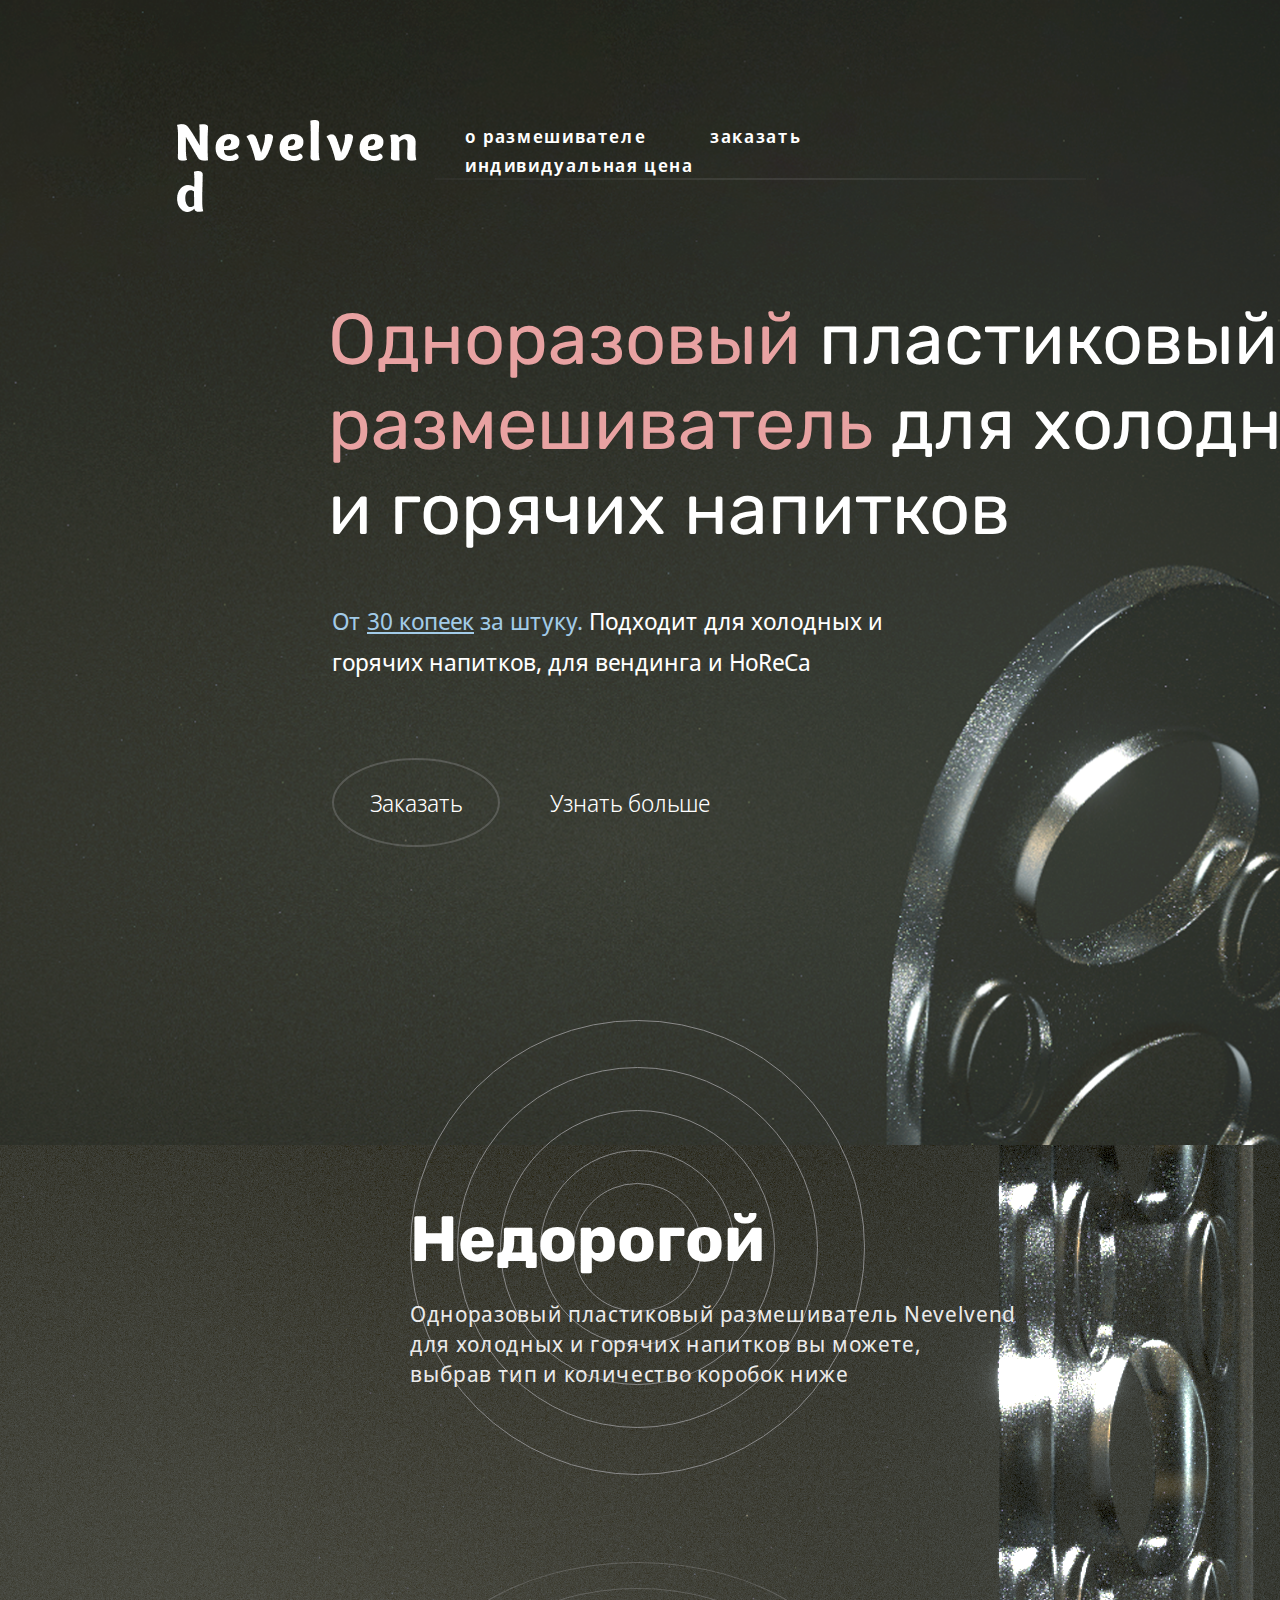
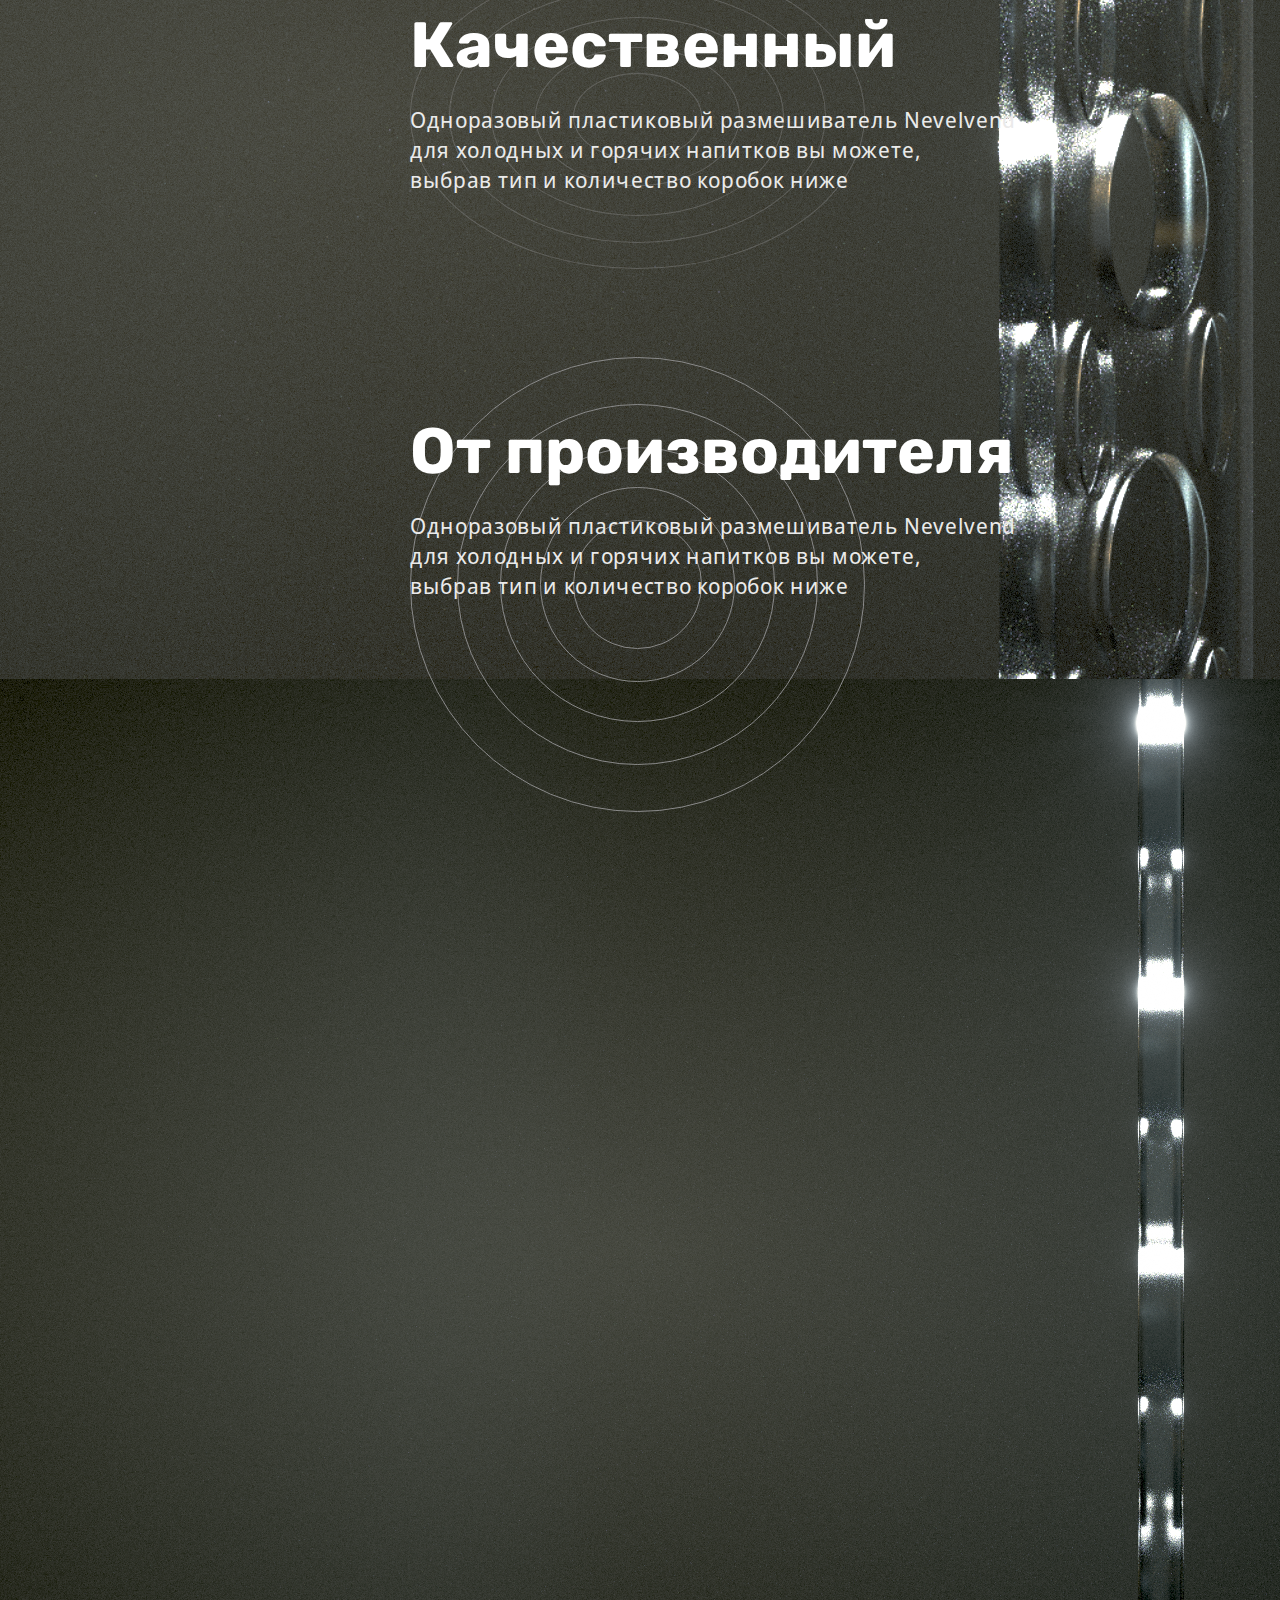
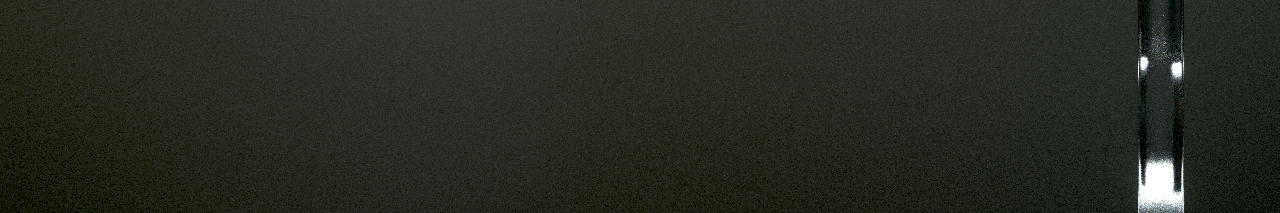
<file: index.html>
<DOCTYPE html>
<html lang='ru'>
<head>
    <meta charset='UTF-8'>
    <link rel="stylesheet" href="style.css">
    <link href="https://fonts.googleapis.com/css2?family=Noto+Sans+Display:wght@400;600&family=Noto+Sans:wght@400;700&family=Rubik:wght@300;400&display=swap" rel="stylesheet">
    <link href="https://fonts.googleapis.com/css2?family=Rubik:wght@400;700&display=swap" rel="stylesheet">
    <title>Nevelvend</title>
</head>   
<body>
    <header class="header">
        <div class="header_inner">
            <div class="header_logo">
                <img class="logo" src="img/Logo/Vector (1).png">
                <img class="logo" src="img/Logo/Vector (2).png">
                <img class="logo" src="img/Logo/Vector (3).png">
                <img class="logo" src="img/Logo/Vector (2).png">
                <img class="logo" src="img/Logo/Vector (4).png">
                <img class="logo" src="img/Logo/Vector (3).png">
                <img class="logo" src="img/Logo/Vector (2).png">
                <img class="logo" src="img/Logo/Vector (5).png">
                <img class="logo" src="img/Logo/Vector (6).png">
            </div>
            <nav class="nav">
                <a class="nav_link" href="#about">о размешивателе</a>
                <a class="nav_link" href="#">заказать</a>
                <a class="nav_link" href="#">индивидуальная цена</a>
            </nav>
        </div>
    </header>
    <div class="intro">
        
        <h1 class="main-h"><span class="pink">Одноразовый</span> пластиковый <span class="pink">размешиватель</span> для холодных и горячих напитков</h1>
        <div class="sale"><span class="blue">От <u>30 копеек</u> за штуку.</span> Подходит для холодных и горячих напитков, для вендинга и HoReCa</div>
        <div class="intro_button">
            <div>
                <div class="brd">
                    <a class="sale_button" href="#">Заказать</a>
                </div>
            </div>
            <div>
                <a class="info_button" href="#">Узнать больше</a>
            </div>
        </div>
    </div>
    <div class="about">
        <div class="ellipse_2"></div>
        <div class="ellipse_3"></div>
        <div class="ellipse_4"></div>
        <div class="ellipse_5"></div>
        <div class="ellipse_6"></div>
        <div class="ellipse_7"></div>
        <div class="ellipse_8"></div>
        <div class="ellipse_9"></div>
        <div class="ellipse_10"></div>
        <div class="ellipse_11"></div>
        <div class="ellipse_12"></div>
        <div class="ellipse_13"></div>
        <div class="ellipse_14"></div>
        <div class="ellipse_15"></div>
        <div class="ellipse_16"></div>
        <div class="about_inner" id="about">
            <div class="title inexpensive">Недорогой</div>
            <div class="p">Одноразовый пластиковый размешиватель Nevelvend<br> для холодных и горячих напитков вы можете,<br> выбрав тип и количество коробок ниже</div>
            <div class="title quality">Качественный</div>
            <div class="p">Одноразовый пластиковый размешиватель Nevelvend<br> для холодных и горячих напитков вы можете,<br> выбрав тип и количество коробок ниже</div>
            <div class="title manufacture">От производителя</div>
            <div class="p">Одноразовый пластиковый размешиватель Nevelvend<br> для холодных и горячих напитков вы можете,<br> выбрав тип и количество коробок ниже</div>
        </div>
    </div>
    <div class="buy">
        <!--<div>About</div>-->

    </div>
</body>
<footer>

</footer>
</html>
</file>
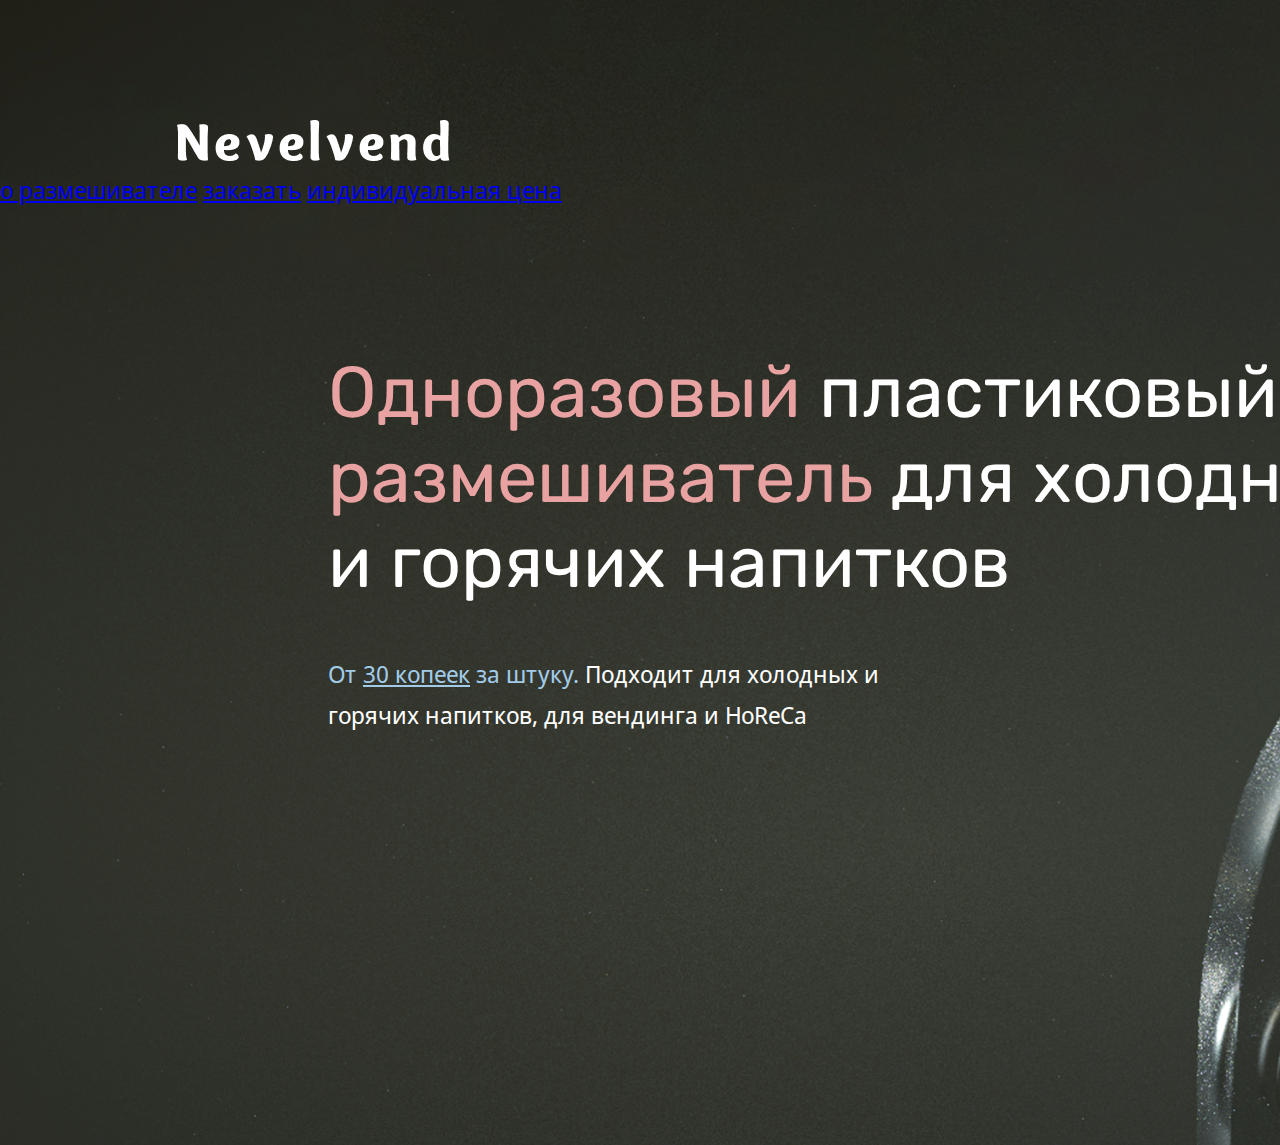
<file: Nelvend/index.html>
<DOCTYPE html>
<html lang='ru'>
<head>
    <meta charset='UTF-8'>
    <link rel="stylesheet" href="style.css">
    <link href="https://fonts.googleapis.com/css2?family=Noto+Sans+Display:wght@400;600&family=Noto+Sans:wght@400;700&family=Rubik:wght@300;400&display=swap" rel="stylesheet">
    <link href="https://fonts.googleapis.com/css2?family=Rubik&display=swap" rel="stylesheet">
    <title>Характеристики</title>
</head>   
<body>
    <div class="intro">
        <header>
            <div class="logo__container">
                <img class="logo" src="img/Logo/Vector (1).png">
                <img class="logo" src="img/Logo/Vector (2).png">
                <img class="logo" src="img/Logo/Vector (3).png">
                <img class="logo" src="img/Logo/Vector (2).png">
                <img class="logo" src="img/Logo/Vector (4).png">
                <img class="logo" src="img/Logo/Vector (3).png">
                <img class="logo" src="img/Logo/Vector (2).png">
                <img class="logo" src="img/Logo/Vector (5).png">
                <img class="logo" src="img/Logo/Vector (6).png">
            </div>
            <nav>
                <a href="#">о размешивателе</a>
                <a href="#">заказать</a>
                <a href="#">индивидуальная цена</a>
            </nav>
        </header>
        <h1 class="main-h"><span class="pink">Одноразовый</span> пластиковый <span class="pink">размешиватель</span> для холодных и горячих напитков</h1>
        <p class="sale"><span class="blue">От <u>30 копеек</u> за штуку.</span> Подходит для холодных и горячих напитков, для вендинга и HoReCa</p>
    </div>
</body>
<footer>

</footer>
</html>
</file>
<file: style.css>
body {
    margin: 0;
    font-family: 'Noto Sans Display', sans-serif;
    font-size: 24px;
    line-height: 1.6;
    color: #FFFFFF;   
  }
/*/
  *,
  *:before,
  *:after {
    box-sizing: border-box;
  }
/*/

/* Header */

.header {
  width: 100%;
  position: absolute; /* все другие элементы не видят этот элемент */
  top: 0;
  right: 0;
  left: 0;
  z-index: 1000; /* перемещение по оси Z */
}

.header_inner {
  display: flex; /* все элемнты по горизонтали */
 justify-content: space-between; /*Флексы равномерно распределяются по всей строке. Первый и последний элемент прижимаются к соответствующим краям контейнера. */
 padding-left: 177px;
 padding-right: 194px;
}
.header_logo {
  color: #FFF;
  padding-top: 120px; 
  }

.nav {
  padding-top: 124px;
  font-size: 18px;
  position: relative;
}
.nav:after { /* что станет с ссылкой после нажания */
  content: "";
  display: block;
  width: 100%;
  height: 2px;
  opacity: 40%;
  background: radial-gradient(rgba(138, 138, 138, 1), rgba(138, 138, 138, 0.3),rgba(48, 48, 48, 1));
  position: absolute;
  /*top: 0;
  left: 0;
  z-index: 1;*/
 }

.nav_link {
 display: inline-block;
 vertical-align: top;
 margin: 0 30px;
 color: #FFFFFF;
 font-weight: 600;
 letter-spacing: 0.09em;
 line-height: 25px;
 text-decoration: none; /* без подчеркивания */
 transition: color 0.1s linear; /* плавность изменения цвета при нажатии */
 position: relative;
}

.nav_link:hover { /* что станет с ссылкой после наведения */
  color: rgb(232, 204, 162);
}

.nav_link:after { /* что станет с ссылкой после нажания */
  content: "";
  display: block;
  width: 100%;
  height: 2px;
  display: none;
  background-color: #B6B6B6;
  opacity: 35%;
  position: absolute;
  top: 29;
  left: 0;
  z-index: 1;
}

.nav_link:hover:after {
  display: block;
}

/*/Intro /*/

.intro {
  width: 100%;
  height: 1145px; 
  background: url("img/Intro_background.png") center no-repeat;
  -webkit-background-size: cover; /* это хз что такое*/
  background-size: cover; /*заполнение фоном всего экрана*/
}


.main-h { 
    padding-top: 297px; 
    padding-left: 328px;
    width: 1077px;
    height: 255px;
    font-family: 'Rubik', sans-serif;
    font-size: 72px;
    line-height: 85px;
    text-align: Left;
    vertical-align: Top;
    font-weight: 400;
    
}

.pink {
color: rgb(232, 162, 162);
}
.sale {
margin-top: 48px;
padding-left: 332px;
width: 561;
height: 82;
line-height: 41px;
text-align: Left;
vertical-align: Top;
font-weight: 400;
}
.blue {
  color: rgb(162,203,232);
}

.intro_button {
 display: flex;
 padding-left: 332px;
 margin-top: 104px;

}

.sale_button {
  font-size: 24px;
  line-height: 33px;
  font-weight: 300;
  font-style: light;
  text-decoration: none;
  color: #FFFFFF;
  padding: 26 36;
  border: solid 2px rgba(138, 138, 138, 0.40);
  border-radius: 50%;
  margin-right: 50px;

}

.info_button {
  font-size: 24px;
  line-height: 33px;
  font-weight: 300;
  text-decoration: none;
  color: #FFFFFF;
}

/* Вторая страница */

.about {
  margin: 0px;
  /*position: absolute;
  top: 1143px;*/
  background: url("img/About.png") center no-repeat;
  width: 100%;
  height: 1134px;
  -webkit-background-size: cover; /* это хз что такое*/
  background-size: cover; /*заполнение фоном всего экрана*/
  /*background-color:rgb(187, 33, 33) ;*/
}

.about_inner {
  position: absolute;
  top: 1202px;
  left: 410px;
  z-index: 2;
}

.title {
  /*position: absolute;
  left: 410px;
  z-index: 1;*/
  font-family: rubik;
  font-weight: 700;
  font-size: 64px;
  line-height: 75.84px;
  margin-bottom: 20px;
}

.inexpensive {
  top: 1202px;
}

.p {
  width: 689px;
  font-size: 22px;
  letter-spacing: 0.03em;
  color: #EAEAEA;
  line-height: 30px;
  margin-bottom: 220px;
}

.quality {
  top: 1615px;
}
.manufacture {
  top: 2022px;
}

.ellipse_2 {
  position: absolute;
  top: 1020px;
  left: 410px;
  z-index: 1;
  width: 453px;
  height: 453px;
  border: solid 1px rgba(138, 138, 138, 1);
  border-radius: 50%;
}

.ellipse_3 {
  position: absolute;
  top: 1066.63px;
  left: 456.63px;
  z-index: 1;
  width: 359.74px;
  height: 359.74px;
  border: solid 1px rgba(138, 138, 138, 1);
  border-radius: 50%;
}

.ellipse_4 {
  position: absolute;
  top: 1109.93px;
  left: 499.93px;
  z-index: 1;
  width: 273.13px;
  height: 273.13px;
  border: solid 1px rgba(138, 138, 138, 1);
  border-radius: 50%;
}

.ellipse_5 {
  position: absolute;
  top: 1149.9px;
  left: 539.9px;
  z-index: 1;
  width: 193.19px;
  height: 193.19px;
  border: solid 1px rgba(138, 138, 138, 1);
  border-radius: 50%;
}

.ellipse_6 {
  position: absolute;
  top: 1183.21px;
  left: 573.21px;
  z-index: 1;
  width: 126.57;
  height: 126.57;
  border: solid 1px rgba(138, 138, 138, 1);
  border-radius: 50%;
}

.ellipse_7 {
  position: absolute;
  top: 1562px;
  left: 410px;
  z-index: 1;
  width: 453px;
  height: 305px;
  border: solid 1px rgba(138, 138, 138, 0.45);
  border-radius: 50%;
}

.ellipse_8 {
  position: absolute;
  width: 375px;
  height: 253px;
  left: 449px;
  top: 1588px;
  z-index: 1;
  border: solid 1px rgba(138, 138, 138, 0.45);
  border-radius: 50%;
}

.ellipse_9 {
  position: absolute;
  top: 1617px;
  left: 491px;
  z-index: 1;
  width: 291px;
  height: 197px;
  border: solid 1px rgba(138, 138, 138, 0.45);
  border-radius: 50%;
}

.ellipse_10 {
  position: absolute;
  top: 1647px;
  left: 535px;
  z-index: 1;
  width: 203px;
  height: 137px;
  border: solid 1px rgba(138, 138, 138, 0.45);
  border-radius: 50%;
}

.ellipse_11 {
  position: absolute;
  top: 1673px;
  left: 573px;
  z-index: 1;
  width: 127;
  height: 85;
  border: solid 1px rgba(138, 138, 138, 0.45);
  border-radius: 50%;
}

.ellipse_12 {
  position: absolute;
  top: 1957px;
  left: 410px;
  z-index: 1;
  width: 453px;
  height: 453px;
  border: solid 1px rgba(138, 138, 138, 1);
  border-radius: 50%;
}

.ellipse_13 {
  position: absolute;
  top: 2003.63px;
  left: 456.63px;
  z-index: 1;
  width: 359.74px;
  height: 359.74px;
  border: solid 1px rgba(138, 138, 138, 1);
  border-radius: 50%;
}

.ellipse_14 {
  position: absolute;
  top: 2046.93px;
  left: 499.93px;
  z-index: 1;
  width: 273.13px;
  height: 273.13px;
  border: solid 1px rgba(138, 138, 138, 1);
  border-radius: 50%;
}

.ellipse_15 {
  position: absolute;
  top: 2086.9px;
  left: 539.9px;
  z-index: 1;
  width: 193.19px;
  height: 193.19px;
  border: solid 1px rgba(138, 138, 138, 1);
  border-radius: 50%;
}

.ellipse_16 {
  position: absolute;
  top: 2120.21px;
  left: 573.21px;
  z-index: 1;
  width: 126.57;
  height: 126.57;
  border: solid 1px rgba(138, 138, 138, 1);
  border-radius: 50%;
}


/* Третья страница */ 

.buy {
  margin: 0;
  background: url("img/sale.png") center no-repeat;
  width: 100%;
  height: 1134px;
  -webkit-background-size: cover; /* это хз что такое*/
  background-size: cover; /*заполнение фоном всего экрана*/
}
</file>
<file: Nelvend/style.css>
body {
    margin: 0;
    font-family: 'Noto Sans Display', sans-serif;
    font-size: 24px;
    line-height: 1.6;
    color: #FFFFFF;
        
  }
/*/
  *,
  *:before,
  *:after {
    box-sizing: border-box;
  }
/*/

/*/Intro /*/

.intro {
  margin: 0;
  width: 1900px;
  height: 1145px;
  /*height: 100vh; /* высота 100% экрана */
  background: url("img/Intro_background.png") center no-repeat;
  -webkit-background-size: cover; /* это хз что такое*/
  background-size: cover; /*заполнение фоном всего экрана*/
}

  /*/header /*/

.logo__container {
  color: #FFF;
  padding-left: 177px;
  padding-top: 120px;
  


}

.main-h {
    margin-top: 140px;  
    padding-left: 328px;
    width: 1077px;
    height: 255px;
    font-family: 'Rubik', sans-serif;
    font-size: 72px;
    line-height: 85px;
    text-align: Left;
    vertical-align: Top;
    font-weight: 400;
    
}

.pink {
color: rgb(232, 162, 162);
}
.sale {
margin-top: 48px;
padding-left: 328px;
width: 561;
height: 82;
line-height: 41px;
text-align: Left;
vertical-align: Top;
font-weight: 400;
}
.blue {
  color: rgb(162,203,232);
}
</file>
